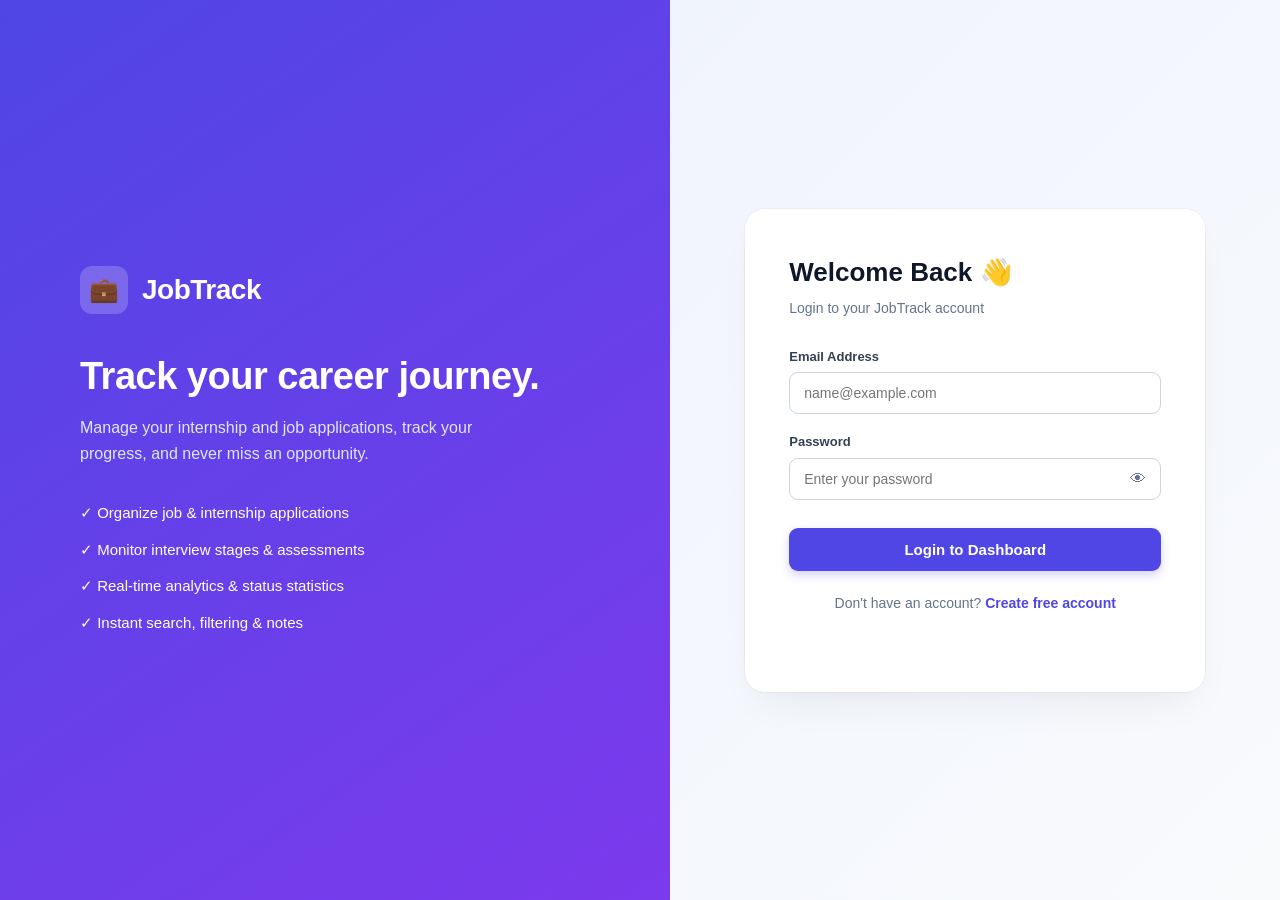
<file: index.html>
<!DOCTYPE html>
<html lang="en">
<head>
    <meta charset="UTF-8">
    <meta name="viewport" content="width=device-width, initial-scale=1.0">
    <title>JobTrack - Login</title>
    <!-- ROUTE GUARD: If a valid session exists, automatically go to dashboard -->
    <script>
        (function() {
            try {
                var raw = localStorage.getItem("jobtrack_currentUser");
                if (raw && raw !== "null" && raw !== "undefined") {
                    var user = JSON.parse(raw);
                    if (user && user.id && user.email) {
                        window.location.replace("dashboard.html");
                    }
                }
            } catch (e) {}
        })();
    </script>
    <link rel="stylesheet" href="style.css">
    <link rel="stylesheet" href="auth.css">
</head>
<body>

<div id="toastContainer" class="toast-container"></div>

<div class="auth-container">
    <!-- LEFT HERO PANEL -->
    <div class="auth-left">
        <div class="brand">
            <div class="brand-icon">💼</div>
            <h1>JobTrack</h1>
        </div>

        <h2>Track your career journey.</h2>

        <p>
            Manage your internship and job applications,
            track your progress, and never miss an opportunity.
        </p>

        <div class="features">
            <div>✓ Organize job & internship applications</div>
            <div>✓ Monitor interview stages & assessments</div>
            <div>✓ Real-time analytics & status statistics</div>
            <div>✓ Instant search, filtering & notes</div>
        </div>
    </div>

    <!-- RIGHT LOGIN FORM CARD -->
    <div class="auth-card">
        <h2>Welcome Back 👋</h2>
        <p class="auth-subtitle">Login to your JobTrack account</p>

        <form id="loginForm">
            <div class="input-group">
                <label for="loginEmail">Email Address</label>
                <input
                    type="email"
                    id="loginEmail"
                    placeholder="name@example.com"
                    autocomplete="email"
                    required
                >
            </div>

            <div class="input-group">
                <label for="loginPassword">Password</label>
                <div class="password-box">
                    <input
                        type="password"
                        id="loginPassword"
                        placeholder="Enter your password"
                        autocomplete="current-password"
                        required
                    >
                    <button
                        type="button"
                        onclick="togglePassword('loginPassword')"
                        aria-label="Toggle password visibility"
                        title="Show/Hide Password"
                    >
                        👁
                    </button>
                </div>
            </div>

            <button class="primary-btn" type="submit">
                Login to Dashboard
            </button>
        </form>

        <p class="switch-text">
            Don't have an account?
            <a href="register.html">Create free account</a>
        </p>

        <p id="loginMessage" class="message"></p>
    </div>
</div>

<script src="auth.js"></script>

</body>
</html>
</file>
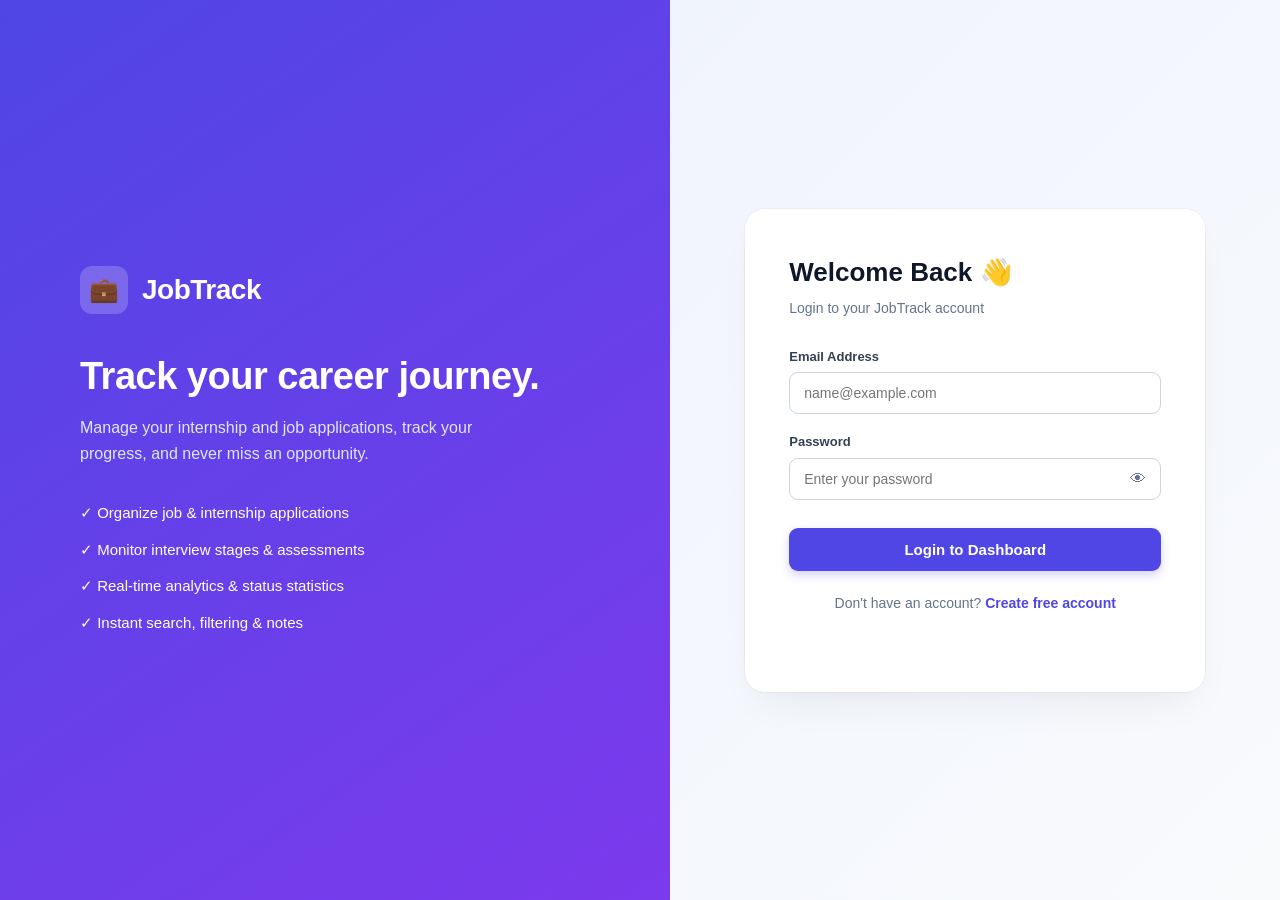
<file: dashboard.html>
<!DOCTYPE html>
<html lang="en">
<head>
    <meta charset="UTF-8">
    <meta name="viewport" content="width=device-width, initial-scale=1.0">
    <title>JobTrack - Dashboard</title>
    <!-- ROUTE GUARD: Prevent FOUC and ensure valid session -->
    <script>
        (function() {
            try {
                var raw = localStorage.getItem("jobtrack_currentUser");
                if (!raw || raw === "null" || raw === "undefined") {
                    localStorage.removeItem("jobtrack_currentUser");
                    window.location.replace("index.html");
                    return;
                }
                var user = JSON.parse(raw);
                if (!user || !user.id || !user.email) {
                    localStorage.removeItem("jobtrack_currentUser");
                    window.location.replace("index.html");
                    return;
                }
            } catch (e) {
                localStorage.removeItem("jobtrack_currentUser");
                window.location.replace("index.html");
            }
        })();
    </script>
    <link rel="stylesheet" href="style.css">
    <link rel="stylesheet" href="dashboard.css">
</head>
<body>

<div id="toastContainer" class="toast-container"></div>

<div class="dashboard-layout">

    <!-- SIDEBAR -->
    <aside class="sidebar">
        <div class="sidebar-brand">
            <div class="brand-icon">💼</div>
            <div class="brand-text">
                <h2>JobTrack</h2>
                <span>Career Manager</span>
            </div>
        </div>

        <nav>
            <a href="#" class="nav-item active">
                <span class="nav-icon">📊</span>
                <span class="nav-label">Dashboard</span>
            </a>
            <a href="#applications" class="nav-item">
                <span class="nav-icon">💼</span>
                <span class="nav-label">Applications</span>
            </a>
        </nav>

        <div class="sidebar-bottom">
            <div class="user-mini">
                <div class="avatar" id="sidebarAvatar">U</div>
                <div class="user-info">
                    <strong id="sidebarName">User</strong>
                    <small id="sidebarEmail">user@email.com</small>
                </div>
            </div>

            <button class="logout-btn" onclick="logout()" title="Logout from JobTrack">
                <span>🚪</span>
                <span class="logout-text">Logout</span>
            </button>
        </div>
    </aside>

    <!-- MAIN CONTENT -->
    <main class="main-content">

        <!-- TOPBAR -->
        <header class="topbar">
            <div>
                <h1>
                    Welcome back, <span id="welcomeName">User</span> 👋
                </h1>
                <p>
                    Keep track of your internship and job opportunities.
                </p>
            </div>

            <div class="topbar-actions">
                <button class="export-btn" onclick="exportToCSV()" title="Export your applications to CSV">
                    📥 Export CSV
                </button>
                <button class="add-btn" onclick="openModal()">
                    <span>+</span> Add Application
                </button>
            </div>
        </header>

        <!-- STATISTICS GRID -->
        <section class="stats-grid">
            <div class="stat-card">
                <div class="stat-icon total">📋</div>
                <div>
                    <span>Total</span>
                    <h2 id="totalCount">0</h2>
                </div>
            </div>

            <div class="stat-card">
                <div class="stat-icon applied">📤</div>
                <div>
                    <span>Applied</span>
                    <h2 id="appliedCount">0</h2>
                </div>
            </div>

            <div class="stat-card">
                <div class="stat-icon assessment">📝</div>
                <div>
                    <span>Assessments</span>
                    <h2 id="assessmentCount">0</h2>
                </div>
            </div>

            <div class="stat-card">
                <div class="stat-icon interview">🎤</div>
                <div>
                    <span>Interviews</span>
                    <h2 id="interviewCount">0</h2>
                </div>
            </div>

            <div class="stat-card">
                <div class="stat-icon selected">🎉</div>
                <div>
                    <span>Selected</span>
                    <h2 id="selectedCount">0</h2>
                </div>
            </div>

            <div class="stat-card">
                <div class="stat-icon rejected">❌</div>
                <div>
                    <span>Rejected</span>
                    <h2 id="rejectedCount">0</h2>
                </div>
            </div>
        </section>

        <!-- APPLICATIONS SECTION -->
        <section class="applications-section" id="applications">
            <div class="section-header">
                <div>
                    <h2>My Applications</h2>
                    <p>Track, update, and manage every stage of your job hunt</p>
                </div>
            </div>

            <!-- SEARCH AND FILTER -->
            <div class="filters">
                <div class="search-box">
                    <span>🔍</span>
                    <input
                        type="text"
                        id="searchInput"
                        placeholder="Search company, job role, or location..."
                    >
                </div>

                <select id="statusFilter">
                    <option value="All">All Statuses</option>
                    <option value="Applied">Applied</option>
                    <option value="Online Assessment">Online Assessment</option>
                    <option value="Interview">Interview</option>
                    <option value="Selected">Selected</option>
                    <option value="Rejected">Rejected</option>
                </select>
            </div>

            <!-- APPLICATION TABLE WRAPPER -->
            <div class="table-container">
                <table id="applicationsTableWrapper">
                    <thead>
                        <tr>
                            <th>Company</th>
                            <th>Job Role</th>
                            <th>Date</th>
                            <th>Location</th>
                            <th>Status</th>
                            <th>Actions</th>
                        </tr>
                    </thead>
                    <tbody id="applicationsTable">
                    </tbody>
                </table>

                <div id="emptyState" class="empty-state">
                    <div class="empty-icon">📭</div>
                    <h3>No applications found</h3>
                    <p>Start organizing your career by adding your first application, or load sample demo data to see how it works.</p>
                    <div class="empty-actions">
                        <button class="add-btn" onclick="openModal()">
                            + Add Application
                        </button>
                        <button class="demo-btn" onclick="loadSampleData()">
                            ✨ Load Demo Data
                        </button>
                    </div>
                </div>
            </div>
        </section>

    </main>

</div>

<!-- ADD / EDIT APPLICATION MODAL -->
<div class="modal-overlay" id="modalOverlay">
    <div class="modal" role="dialog" aria-modal="true" aria-labelledby="modalTitle">
        <div class="modal-header">
            <div>
                <h2 id="modalTitle">Add Application</h2>
                <p>Enter the details of your job or internship application</p>
            </div>
            <button class="close-btn" onclick="closeModal()" title="Close (Esc)">×</button>
        </div>

        <form id="applicationForm">
            <input type="hidden" id="editId">

            <div class="form-grid">
                <div class="input-group">
                    <label for="company">Company Name *</label>
                    <input
                        type="text"
                        id="company"
                        placeholder="e.g. Google, Microsoft, Accenture"
                        required
                    >
                </div>

                <div class="input-group">
                    <label for="jobRole">Job Role *</label>
                    <input
                        type="text"
                        id="jobRole"
                        placeholder="e.g. Frontend Developer, SDE 1"
                        required
                    >
                </div>

                <div class="input-group">
                    <label for="applicationDate">Application Date *</label>
                    <input
                        type="date"
                        id="applicationDate"
                        required
                    >
                </div>

                <div class="input-group">
                    <label for="location">Location</label>
                    <input
                        type="text"
                        id="location"
                        placeholder="e.g. Remote, Bangalore, Hyderabad"
                    >
                </div>

                <div class="input-group">
                    <label for="status">Application Status *</label>
                    <select id="status" required>
                        <option value="Applied">Applied</option>
                        <option value="Online Assessment">Online Assessment</option>
                        <option value="Interview">Interview</option>
                        <option value="Selected">Selected</option>
                        <option value="Rejected">Rejected</option>
                    </select>
                </div>

                <div class="input-group">
                    <label for="jobLink">Job Posting URL</label>
                    <input
                        type="text"
                        id="jobLink"
                        placeholder="https://company.com/careers/..."
                    >
                </div>
            </div>

            <div class="input-group">
                <label for="notes">Notes & Key Details</label>
                <textarea
                    id="notes"
                    rows="3"
                    placeholder="Interview rounds, HR contact, salary/stipend, referral info, tech stack..."
                ></textarea>
            </div>

            <div class="modal-actions">
                <button
                    type="button"
                    class="cancel-btn"
                    onclick="closeModal()"
                >
                    Cancel
                </button>
                <button
                    type="submit"
                    id="submitBtn"
                    class="save-btn"
                >
                    Save Application
                </button>
            </div>
        </form>
    </div>
</div>

<!-- VIEW NOTES MODAL -->
<div class="modal-overlay" id="noteModalOverlay">
    <div class="modal" role="dialog" aria-modal="true" aria-labelledby="noteModalTitle">
        <div class="modal-header">
            <div>
                <h2 id="noteModalTitle">Application Notes</h2>
                <p id="noteModalSubtitle">Company • Role</p>
            </div>
            <button class="close-btn" onclick="closeNoteModal()" title="Close (Esc)">×</button>
        </div>

        <div id="noteContent" class="note-display"></div>

        <div class="modal-actions">
            <button
                type="button"
                class="save-btn"
                onclick="closeNoteModal()"
            >
                Done
            </button>
        </div>
    </div>
</div>

<script src="dashboard.js"></script>

</body>
</html>
</file>
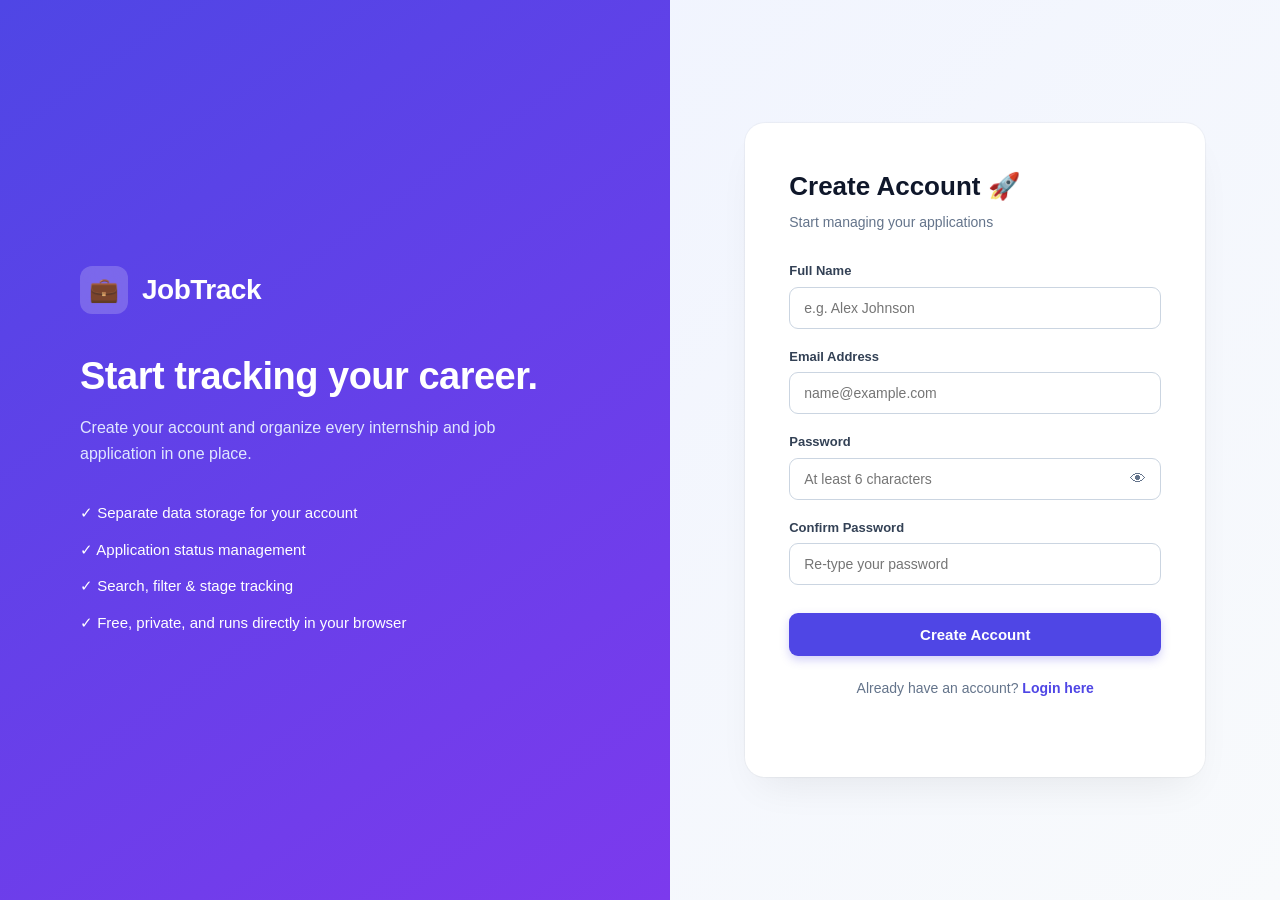
<file: register.html>
<!DOCTYPE html>
<html lang="en">
<head>
    <meta charset="UTF-8">
    <meta name="viewport" content="width=device-width, initial-scale=1.0">
    <title>JobTrack - Register</title>
    <!-- ROUTE GUARD: If a valid session exists, automatically go to dashboard -->
    <script>
        (function() {
            try {
                var raw = localStorage.getItem("jobtrack_currentUser");
                if (raw && raw !== "null" && raw !== "undefined") {
                    var user = JSON.parse(raw);
                    if (user && user.id && user.email) {
                        window.location.replace("dashboard.html");
                    }
                }
            } catch (e) {}
        })();
    </script>
    <link rel="stylesheet" href="style.css">
    <link rel="stylesheet" href="auth.css">
</head>
<body>

<div id="toastContainer" class="toast-container"></div>

<div class="auth-container">
    <!-- LEFT HERO PANEL -->
    <div class="auth-left">
        <div class="brand">
            <div class="brand-icon">💼</div>
            <h1>JobTrack</h1>
        </div>

        <h2>Start tracking your career.</h2>

        <p>
            Create your account and organize every
            internship and job application in one place.
        </p>

        <div class="features">
            <div>✓ Separate data storage for your account</div>
            <div>✓ Application status management</div>
            <div>✓ Search, filter & stage tracking</div>
            <div>✓ Free, private, and runs directly in your browser</div>
        </div>
    </div>

    <!-- RIGHT REGISTRATION FORM CARD -->
    <div class="auth-card">
        <h2>Create Account 🚀</h2>
        <p class="auth-subtitle">
            Start managing your applications
        </p>

        <form id="registerForm">
            <div class="input-group">
                <label for="registerName">Full Name</label>
                <input
                    type="text"
                    id="registerName"
                    placeholder="e.g. Alex Johnson"
                    autocomplete="name"
                    required
                >
            </div>

            <div class="input-group">
                <label for="registerEmail">Email Address</label>
                <input
                    type="email"
                    id="registerEmail"
                    placeholder="name@example.com"
                    autocomplete="email"
                    required
                >
            </div>

            <div class="input-group">
                <label for="registerPassword">Password</label>
                <div class="password-box">
                    <input
                        type="password"
                        id="registerPassword"
                        placeholder="At least 6 characters"
                        autocomplete="new-password"
                        required
                    >
                    <button
                        type="button"
                        onclick="togglePassword('registerPassword')"
                        aria-label="Toggle password visibility"
                        title="Show/Hide Password"
                    >
                        👁
                    </button>
                </div>
            </div>

            <div class="input-group">
                <label for="confirmPassword">Confirm Password</label>
                <input
                    type="password"
                    id="confirmPassword"
                    placeholder="Re-type your password"
                    autocomplete="new-password"
                    required
                >
            </div>

            <button class="primary-btn" type="submit">
                Create Account
            </button>
        </form>

        <p class="switch-text">
            Already have an account?
            <a href="index.html">Login here</a>
        </p>

        <p id="registerMessage" class="message"></p>
    </div>
</div>

<script src="auth.js"></script>

</body>
</html>
</file>
<file: style.css>
/* GLOBAL STYLES & RESET */
* {
    margin: 0;
    padding: 0;
    box-sizing: border-box;
}

:root {
    --primary: #4f46e5;
    --primary-hover: #4338ca;
    --primary-light: #eef2ff;
    --bg-main: #f8fafc;
    --text-main: #0f172a;
    --text-muted: #64748b;
    --border-color: #e2e8f0;
    --card-bg: #ffffff;
    --shadow-sm: 0 1px 2px 0 rgba(0, 0, 0, 0.05);
    --shadow-md: 0 4px 6px -1px rgba(0, 0, 0, 0.1), 0 2px 4px -2px rgba(0, 0, 0, 0.1);
    --shadow-lg: 0 10px 15px -3px rgba(0, 0, 0, 0.1), 0 4px 6px -4px rgba(0, 0, 0, 0.1);
    --radius: 12px;
}

body {
    font-family: -apple-system, BlinkMacSystemFont, "Segoe UI", Roboto, Helvetica, Arial, sans-serif;
    background: var(--bg-main);
    color: var(--text-main);
    line-height: 1.5;
    -webkit-font-smoothing: antialiased;
}

button,
input,
select,
textarea {
    font-family: inherit;
    font-size: 14px;
}

button {
    cursor: pointer;
    border: none;
    outline: none;
    transition: all 0.2s ease;
}

a {
    text-decoration: none;
    color: inherit;
}

/* TOAST NOTIFICATION CONTAINER */
.toast-container {
    position: fixed;
    top: 24px;
    right: 24px;
    z-index: 9999;
    display: flex;
    flex-direction: column;
    gap: 10px;
    pointer-events: none;
}

.toast {
    pointer-events: auto;
    background: #1e293b;
    color: #ffffff;
    padding: 12px 20px;
    border-radius: 10px;
    box-shadow: 0 10px 25px rgba(0, 0, 0, 0.15);
    font-size: 14px;
    font-weight: 500;
    display: flex;
    align-items: center;
    gap: 10px;
    transform: translateY(-20px);
    opacity: 0;
    animation: toastSlideIn 0.3s forwards, toastFadeOut 0.3s forwards 2.7s;
}

.toast.success {
    border-left: 4px solid #10b981;
}

.toast.error {
    border-left: 4px solid #ef4444;
}

.toast.info {
    border-left: 4px solid #3b82f6;
}

@keyframes toastSlideIn {
    to {
        transform: translateY(0);
        opacity: 1;
    }
}

@keyframes toastFadeOut {
    to {
        transform: translateY(-10px);
        opacity: 0;
    }
}
</file>
<file: auth.css>
/* AUTHENTICATION PAGES (Login & Register) */
body {
    min-height: 100vh;
}

.auth-container {
    min-height: 100vh;
    display: grid;
    grid-template-columns: 1.1fr 1fr;
    background: linear-gradient(135deg, #eef2ff 0%, #f8fafc 100%);
}

/* LEFT HERO PANEL */
.auth-left {
    background: linear-gradient(145deg, #4f46e5 0%, #7c3aed 100%);
    color: white;
    padding: 60px 80px;
    display: flex;
    flex-direction: column;
    justify-content: center;
    position: relative;
    overflow: hidden;
}

.auth-left::before {
    content: "";
    position: absolute;
    top: -50%;
    right: -20%;
    width: 400px;
    height: 400px;
    border-radius: 50%;
    background: radial-gradient(circle, rgba(255,255,255,0.15) 0%, rgba(255,255,255,0) 70%);
}

.brand {
    display: flex;
    align-items: center;
    gap: 14px;
    margin-bottom: 40px;
}

.brand-icon {
    width: 48px;
    height: 48px;
    display: flex;
    align-items: center;
    justify-content: center;
    background: rgba(255, 255, 255, 0.2);
    backdrop-filter: blur(8px);
    border-radius: 12px;
    font-size: 24px;
}

.brand h1 {
    font-size: 28px;
    font-weight: 700;
    letter-spacing: -0.5px;
}

.auth-left h2 {
    font-size: 38px;
    font-weight: 800;
    line-height: 1.2;
    max-width: 480px;
    margin-bottom: 16px;
    letter-spacing: -0.5px;
}

.auth-left > p {
    font-size: 16px;
    line-height: 1.6;
    max-width: 460px;
    color: #e0e7ff;
}

.features {
    margin-top: 36px;
    display: flex;
    flex-direction: column;
    gap: 14px;
    font-size: 15px;
}

.features div {
    display: flex;
    align-items: center;
    gap: 10px;
}

/* RIGHT AUTH FORM CARD */
.auth-card {
    width: 460px;
    max-width: 90%;
    margin: auto;
    background: #ffffff;
    padding: 44px;
    border-radius: 20px;
    box-shadow: 0 20px 40px -15px rgba(0, 0, 0, 0.08), 0 0 1px 1px rgba(0, 0, 0, 0.04);
}

.auth-card h2 {
    font-size: 26px;
    font-weight: 700;
    color: #0f172a;
    margin-bottom: 6px;
}

.auth-subtitle {
    color: #64748b;
    font-size: 14px;
    margin-bottom: 28px;
}

/* FORM ELEMENTS */
.input-group {
    margin-bottom: 18px;
}

.input-group label {
    display: block;
    font-size: 13px;
    font-weight: 600;
    margin-bottom: 6px;
    color: #334155;
}

.input-group input {
    width: 100%;
    padding: 12px 14px;
    border: 1px solid #cbd5e1;
    border-radius: 9px;
    outline: none;
    font-size: 14px;
    transition: all 0.2s ease;
    background: #fff;
}

.input-group input:focus {
    border-color: #6366f1;
    box-shadow: 0 0 0 3px rgba(99, 102, 241, 0.15);
}

/* PASSWORD INPUT WITH SHOW/HIDE TOGGLE */
.password-box {
    display: flex;
    border: 1px solid #cbd5e1;
    border-radius: 9px;
    background: #fff;
    overflow: hidden;
    transition: all 0.2s ease;
}

.password-box:focus-within {
    border-color: #6366f1;
    box-shadow: 0 0 0 3px rgba(99, 102, 241, 0.15);
}

.password-box input {
    border: none !important;
    box-shadow: none !important;
    flex: 1;
}

.password-box button {
    background: transparent;
    padding: 0 14px;
    font-size: 16px;
    color: #64748b;
    cursor: pointer;
}

.password-box button:hover {
    color: #1e293b;
}

/* PRIMARY BUTTON */
.primary-btn {
    width: 100%;
    background: #4f46e5;
    color: white;
    padding: 13px;
    border-radius: 9px;
    font-size: 15px;
    font-weight: 600;
    margin-top: 10px;
    box-shadow: 0 4px 10px rgba(79, 70, 229, 0.25);
}

.primary-btn:hover {
    background: #4338ca;
    transform: translateY(-1px);
    box-shadow: 0 6px 15px rgba(79, 70, 229, 0.35);
}

.primary-btn:active {
    transform: translateY(0);
}

/* FOOTER TEXT & MESSAGES */
.switch-text {
    text-align: center;
    margin-top: 22px;
    color: #64748b;
    font-size: 14px;
}

.switch-text a {
    color: #4f46e5;
    font-weight: 600;
}

.switch-text a:hover {
    text-decoration: underline;
}

.message {
    text-align: center;
    margin-top: 14px;
    font-size: 13px;
    font-weight: 500;
    min-height: 20px;
}

/* RESPONSIVE DESIGN */
@media (max-width: 900px) {
    .auth-container {
        grid-template-columns: 1fr;
    }

    .auth-left {
        display: none;
    }

    .auth-card {
        margin: 40px auto;
        padding: 32px 24px;
    }
}
</file>
<file: dashboard.css>
/* DASHBOARD LAYOUT */
.dashboard-layout {
    min-height: 100vh;
    display: flex;
}

/* SIDEBAR */
.sidebar {
    width: 250px;
    background: #0f172a;
    color: #f8fafc;
    padding: 24px 16px;
    position: fixed;
    top: 0;
    bottom: 0;
    left: 0;
    display: flex;
    flex-direction: column;
    z-index: 50;
    transition: width 0.3s ease;
}

.sidebar-brand {
    display: flex;
    align-items: center;
    gap: 12px;
    padding: 8px 10px;
}

.sidebar-brand .brand-icon {
    width: 40px;
    height: 40px;
    display: flex;
    align-items: center;
    justify-content: center;
    background: rgba(255, 255, 255, 0.1);
    border-radius: 10px;
    font-size: 20px;
    flex-shrink: 0;
}

.sidebar-brand .brand-text h2 {
    font-size: 19px;
    font-weight: 700;
    line-height: 1.2;
}

.sidebar-brand .brand-text span {
    color: #94a3b8;
    font-size: 11px;
    font-weight: 500;
}

/* NAVIGATION */
.sidebar nav {
    margin-top: 36px;
    display: flex;
    flex-direction: column;
    gap: 6px;
}

.nav-item {
    display: flex;
    align-items: center;
    gap: 12px;
    color: #94a3b8;
    padding: 12px 14px;
    border-radius: 10px;
    font-weight: 500;
    font-size: 14px;
    transition: all 0.2s ease;
}

.nav-item .nav-icon {
    font-size: 18px;
    flex-shrink: 0;
}

.nav-item:hover,
.nav-item.active {
    background: #1e293b;
    color: #ffffff;
}

.nav-item.active {
    background: #4f46e5;
    color: #ffffff;
}

/* SIDEBAR FOOTER (USER & LOGOUT) */
.sidebar-bottom {
    margin-top: auto;
    padding-top: 16px;
    border-top: 1px solid #1e293b;
}

.user-mini {
    display: flex;
    align-items: center;
    gap: 10px;
    padding: 8px 10px;
    margin-bottom: 12px;
}

.avatar {
    width: 38px;
    height: 38px;
    border-radius: 50%;
    background: linear-gradient(135deg, #6366f1, #8b5cf6);
    color: white;
    display: flex;
    align-items: center;
    justify-content: center;
    font-weight: 700;
    font-size: 15px;
    flex-shrink: 0;
}

.user-info {
    overflow: hidden;
}

.user-info strong {
    display: block;
    font-size: 13px;
    white-space: nowrap;
    overflow: hidden;
    text-overflow: ellipsis;
}

.user-info small {
    display: block;
    color: #94a3b8;
    font-size: 11px;
    white-space: nowrap;
    overflow: hidden;
    text-overflow: ellipsis;
}

.logout-btn {
    width: 100%;
    border: 1px solid #334155;
    background: transparent;
    color: #cbd5e1;
    padding: 10px 14px;
    border-radius: 9px;
    font-size: 13px;
    font-weight: 500;
    display: flex;
    align-items: center;
    justify-content: center;
    gap: 8px;
    transition: all 0.2s ease;
}

.logout-btn:hover {
    background: #ef4444;
    border-color: #ef4444;
    color: white;
}

/* MAIN CONTENT */
.main-content {
    margin-left: 250px;
    width: calc(100% - 250px);
    padding: 32px 40px;
    min-height: 100vh;
}

/* TOPBAR */
.topbar {
    display: flex;
    align-items: center;
    justify-content: space-between;
    margin-bottom: 28px;
    flex-wrap: wrap;
    gap: 16px;
}

.topbar h1 {
    font-size: 26px;
    font-weight: 800;
    letter-spacing: -0.5px;
}

.topbar h1 span {
    color: #4f46e5;
}

.topbar p {
    color: #64748b;
    font-size: 14px;
}

.topbar-actions {
    display: flex;
    align-items: center;
    gap: 12px;
}

/* BUTTONS */
.add-btn {
    background: #4f46e5;
    color: white;
    padding: 11px 18px;
    border-radius: 9px;
    font-weight: 600;
    font-size: 14px;
    display: flex;
    align-items: center;
    gap: 6px;
    box-shadow: 0 4px 10px rgba(79, 70, 229, 0.25);
}

.add-btn:hover {
    background: #4338ca;
    transform: translateY(-1px);
    box-shadow: 0 6px 14px rgba(79, 70, 229, 0.35);
}

.export-btn {
    background: #ffffff;
    color: #334155;
    border: 1px solid #cbd5e1;
    padding: 11px 16px;
    border-radius: 9px;
    font-weight: 600;
    font-size: 13px;
    display: flex;
    align-items: center;
    gap: 6px;
}

.export-btn:hover {
    background: #f1f5f9;
    border-color: #94a3b8;
}

/* STATISTICS GRID */
.stats-grid {
    display: grid;
    grid-template-columns: repeat(6, 1fr);
    gap: 14px;
    margin-bottom: 28px;
}

.stat-card {
    background: white;
    border: 1px solid #e2e8f0;
    border-radius: 14px;
    padding: 18px;
    display: flex;
    align-items: center;
    gap: 14px;
    box-shadow: 0 1px 3px rgba(0, 0, 0, 0.04);
    transition: transform 0.2s ease, box-shadow 0.2s ease;
}

.stat-card:hover {
    transform: translateY(-2px);
    box-shadow: 0 4px 12px rgba(0, 0, 0, 0.06);
}

.stat-icon {
    width: 42px;
    height: 42px;
    border-radius: 11px;
    display: flex;
    align-items: center;
    justify-content: center;
    font-size: 20px;
    flex-shrink: 0;
}

.stat-icon.total { background: #ede9fe; }
.stat-icon.applied { background: #dbeafe; }
.stat-icon.assessment { background: #fef3c7; }
.stat-icon.interview { background: #fce7f3; }
.stat-icon.selected { background: #dcfce7; }
.stat-icon.rejected { background: #fee2e2; }

.stat-card span {
    display: block;
    color: #64748b;
    font-size: 11px;
    font-weight: 600;
    text-transform: uppercase;
    letter-spacing: 0.5px;
    margin-bottom: 2px;
}

.stat-card h2 {
    font-size: 24px;
    font-weight: 800;
    color: #0f172a;
}

/* APPLICATIONS SECTION */
.applications-section {
    background: white;
    border: 1px solid #e2e8f0;
    border-radius: 16px;
    padding: 24px;
    box-shadow: 0 1px 3px rgba(0, 0, 0, 0.04);
}

.section-header {
    display: flex;
    justify-content: space-between;
    align-items: center;
    margin-bottom: 20px;
    flex-wrap: wrap;
    gap: 12px;
}

.section-header h2 {
    font-size: 20px;
    font-weight: 700;
}

.section-header p {
    color: #64748b;
    font-size: 13px;
    margin-top: 2px;
}

/* SEARCH & FILTERS */
.filters {
    display: flex;
    gap: 12px;
    margin-bottom: 20px;
    flex-wrap: wrap;
}

.search-box {
    flex: 1;
    min-width: 240px;
    display: flex;
    align-items: center;
    gap: 10px;
    border: 1px solid #cbd5e1;
    border-radius: 9px;
    padding: 0 14px;
    background: #fff;
    transition: all 0.2s ease;
}

.search-box:focus-within {
    border-color: #6366f1;
    box-shadow: 0 0 0 3px rgba(99, 102, 241, 0.12);
}

.search-box input {
    border: none;
    outline: none;
    padding: 11px 0;
    width: 100%;
}

.filters select {
    border: 1px solid #cbd5e1;
    border-radius: 9px;
    padding: 10px 14px;
    outline: none;
    background: #fff;
    font-weight: 500;
    cursor: pointer;
    transition: all 0.2s ease;
}

.filters select:focus {
    border-color: #6366f1;
    box-shadow: 0 0 0 3px rgba(99, 102, 241, 0.12);
}

/* TABLE CONTAINER */
.table-container {
    overflow-x: auto;
    border: 1px solid #f1f5f9;
    border-radius: 12px;
}

table {
    width: 100%;
    border-collapse: collapse;
    min-width: 760px;
}

thead {
    background: #f8fafc;
}

th {
    text-align: left;
    padding: 14px 16px;
    font-size: 12px;
    color: #64748b;
    font-weight: 600;
    text-transform: uppercase;
    letter-spacing: 0.5px;
    border-bottom: 1px solid #e2e8f0;
}

td {
    padding: 16px;
    border-bottom: 1px solid #f1f5f9;
    font-size: 13.5px;
    vertical-align: middle;
}

tbody tr:hover {
    background: #fafafa;
}

.company-name {
    font-weight: 700;
    color: #0f172a;
    font-size: 14px;
}

.role-name {
    color: #475569;
    font-weight: 500;
}

/* STATUS BADGES */
.status {
    display: inline-flex;
    align-items: center;
    gap: 6px;
    padding: 5px 11px;
    border-radius: 20px;
    font-size: 12px;
    font-weight: 600;
}

.status.applied {
    background: #dbeafe;
    color: #1e40af;
}

.status.assessment {
    background: #fef3c7;
    color: #92400e;
}

.status.interview {
    background: #fce7f3;
    color: #9d174d;
}

.status.selected {
    background: #dcfce7;
    color: #166534;
}

.status.rejected {
    background: #fee2e2;
    color: #991b1b;
}

/* ACTIONS */
.action-buttons {
    display: flex;
    align-items: center;
    gap: 6px;
}

.action-btn {
    border: none;
    background: #f1f5f9;
    font-size: 14px;
    padding: 6px 9px;
    border-radius: 7px;
    cursor: pointer;
    display: inline-flex;
    align-items: center;
    justify-content: center;
    transition: all 0.2s ease;
}

.action-btn:hover {
    background: #e2e8f0;
    transform: scale(1.05);
}

.note-btn:hover {
    background: #e0e7ff;
}

.edit-btn:hover {
    background: #e0f2fe;
}

.delete-btn:hover {
    background: #fee2e2;
}

/* EMPTY STATE */
.empty-state {
    text-align: center;
    padding: 50px 20px;
    display: none;
}

.empty-state > .empty-icon {
    font-size: 46px;
    margin-bottom: 12px;
}

.empty-state h3 {
    font-size: 18px;
    font-weight: 700;
    margin-bottom: 6px;
}

.empty-state p {
    color: #64748b;
    margin-bottom: 20px;
    font-size: 14px;
}

.empty-actions {
    display: flex;
    justify-content: center;
    gap: 12px;
    flex-wrap: wrap;
}

.demo-btn {
    background: #f8fafc;
    border: 1px dashed #6366f1;
    color: #4f46e5;
    padding: 10px 18px;
    border-radius: 9px;
    font-weight: 600;
    font-size: 14px;
}

.demo-btn:hover {
    background: #eef2ff;
}

/* MODAL OVERLAY & CONTENT */
.modal-overlay {
    position: fixed;
    inset: 0;
    background: rgba(15, 23, 42, 0.6);
    backdrop-filter: blur(4px);
    display: none;
    align-items: center;
    justify-content: center;
    padding: 20px;
    z-index: 1000;
    opacity: 0;
    transition: opacity 0.2s ease;
}

.modal-overlay.show {
    display: flex;
    opacity: 1;
}

.modal {
    width: 620px;
    max-width: 100%;
    background: white;
    border-radius: 18px;
    padding: 28px;
    max-height: 90vh;
    overflow-y: auto;
    box-shadow: 0 25px 50px -12px rgba(0, 0, 0, 0.25);
    transform: scale(0.95);
    transition: transform 0.2s ease;
}

.modal-overlay.show .modal {
    transform: scale(1);
}

.modal-header {
    display: flex;
    align-items: flex-start;
    justify-content: space-between;
    margin-bottom: 22px;
}

.modal-header h2 {
    font-size: 20px;
    font-weight: 700;
}

.modal-header p {
    color: #64748b;
    font-size: 13px;
    margin-top: 2px;
}

.close-btn {
    background: #f1f5f9;
    width: 32px;
    height: 32px;
    border-radius: 8px;
    font-size: 18px;
    display: flex;
    align-items: center;
    justify-content: center;
    color: #64748b;
}

.close-btn:hover {
    background: #e2e8f0;
    color: #0f172a;
}

/* FORM ELEMENTS INSIDE MODAL */
.form-grid {
    display: grid;
    grid-template-columns: 1fr 1fr;
    gap: 6px 16px;
}

.modal .input-group {
    margin-bottom: 14px;
}

.modal .input-group label {
    display: block;
    font-size: 12.5px;
    font-weight: 600;
    color: #334155;
    margin-bottom: 6px;
}

.modal input,
.modal select,
.modal textarea {
    width: 100%;
    padding: 10px 12px;
    border: 1px solid #cbd5e1;
    border-radius: 8px;
    outline: none;
    font-size: 13.5px;
    transition: all 0.2s ease;
    background: #fff;
}

.modal input:focus,
.modal select:focus,
.modal textarea:focus {
    border-color: #6366f1;
    box-shadow: 0 0 0 3px rgba(99, 102, 241, 0.12);
}

.modal textarea {
    resize: vertical;
}

.modal-actions {
    display: flex;
    justify-content: flex-end;
    gap: 10px;
    margin-top: 20px;
}

.cancel-btn {
    border: 1px solid #cbd5e1;
    background: white;
    color: #475569;
    padding: 10px 16px;
    border-radius: 8px;
    font-weight: 600;
}

.cancel-btn:hover {
    background: #f8fafc;
}

.save-btn {
    background: #4f46e5;
    color: white;
    padding: 10px 18px;
    border-radius: 8px;
    font-weight: 600;
    box-shadow: 0 2px 6px rgba(79, 70, 229, 0.3);
}

.save-btn:hover {
    background: #4338ca;
}

/* NOTE DETAIL MODAL SPECIFIC */
.note-display {
    background: #f8fafc;
    border: 1px solid #e2e8f0;
    border-radius: 10px;
    padding: 16px;
    font-size: 14px;
    color: #334155;
    line-height: 1.6;
    white-space: pre-wrap;
    min-height: 80px;
    max-height: 250px;
    overflow-y: auto;
}

/* RESPONSIVE BREAKPOINTS */
@media (max-width: 1200px) {
    .stats-grid {
        grid-template-columns: repeat(3, 1fr);
    }
}

@media (max-width: 860px) {
    .sidebar {
        width: 68px;
        padding: 20px 8px;
    }

    .sidebar-brand .brand-text,
    .nav-label,
    .user-info,
    .logout-text {
        display: none;
    }

    .sidebar-brand {
        justify-content: center;
        padding: 0;
    }

    .nav-item {
        justify-content: center;
        padding: 12px 0;
    }

    .user-mini {
        justify-content: center;
        padding: 0;
    }

    .logout-btn {
        padding: 10px 0;
    }

    .main-content {
        margin-left: 68px;
        width: calc(100% - 68px);
        padding: 24px 18px;
    }
}

@media (max-width: 600px) {
    .stats-grid {
        grid-template-columns: repeat(2, 1fr);
    }

    .form-grid {
        grid-template-columns: 1fr;
    }

    .filters {
        flex-direction: column;
    }

    .filters select {
        width: 100%;
    }

    .topbar {
        flex-direction: column;
        align-items: flex-start;
    }

    .topbar-actions {
        width: 100%;
    }

    .topbar-actions .add-btn,
    .topbar-actions .export-btn {
        flex: 1;
        justify-content: center;
    }
}
</file>
